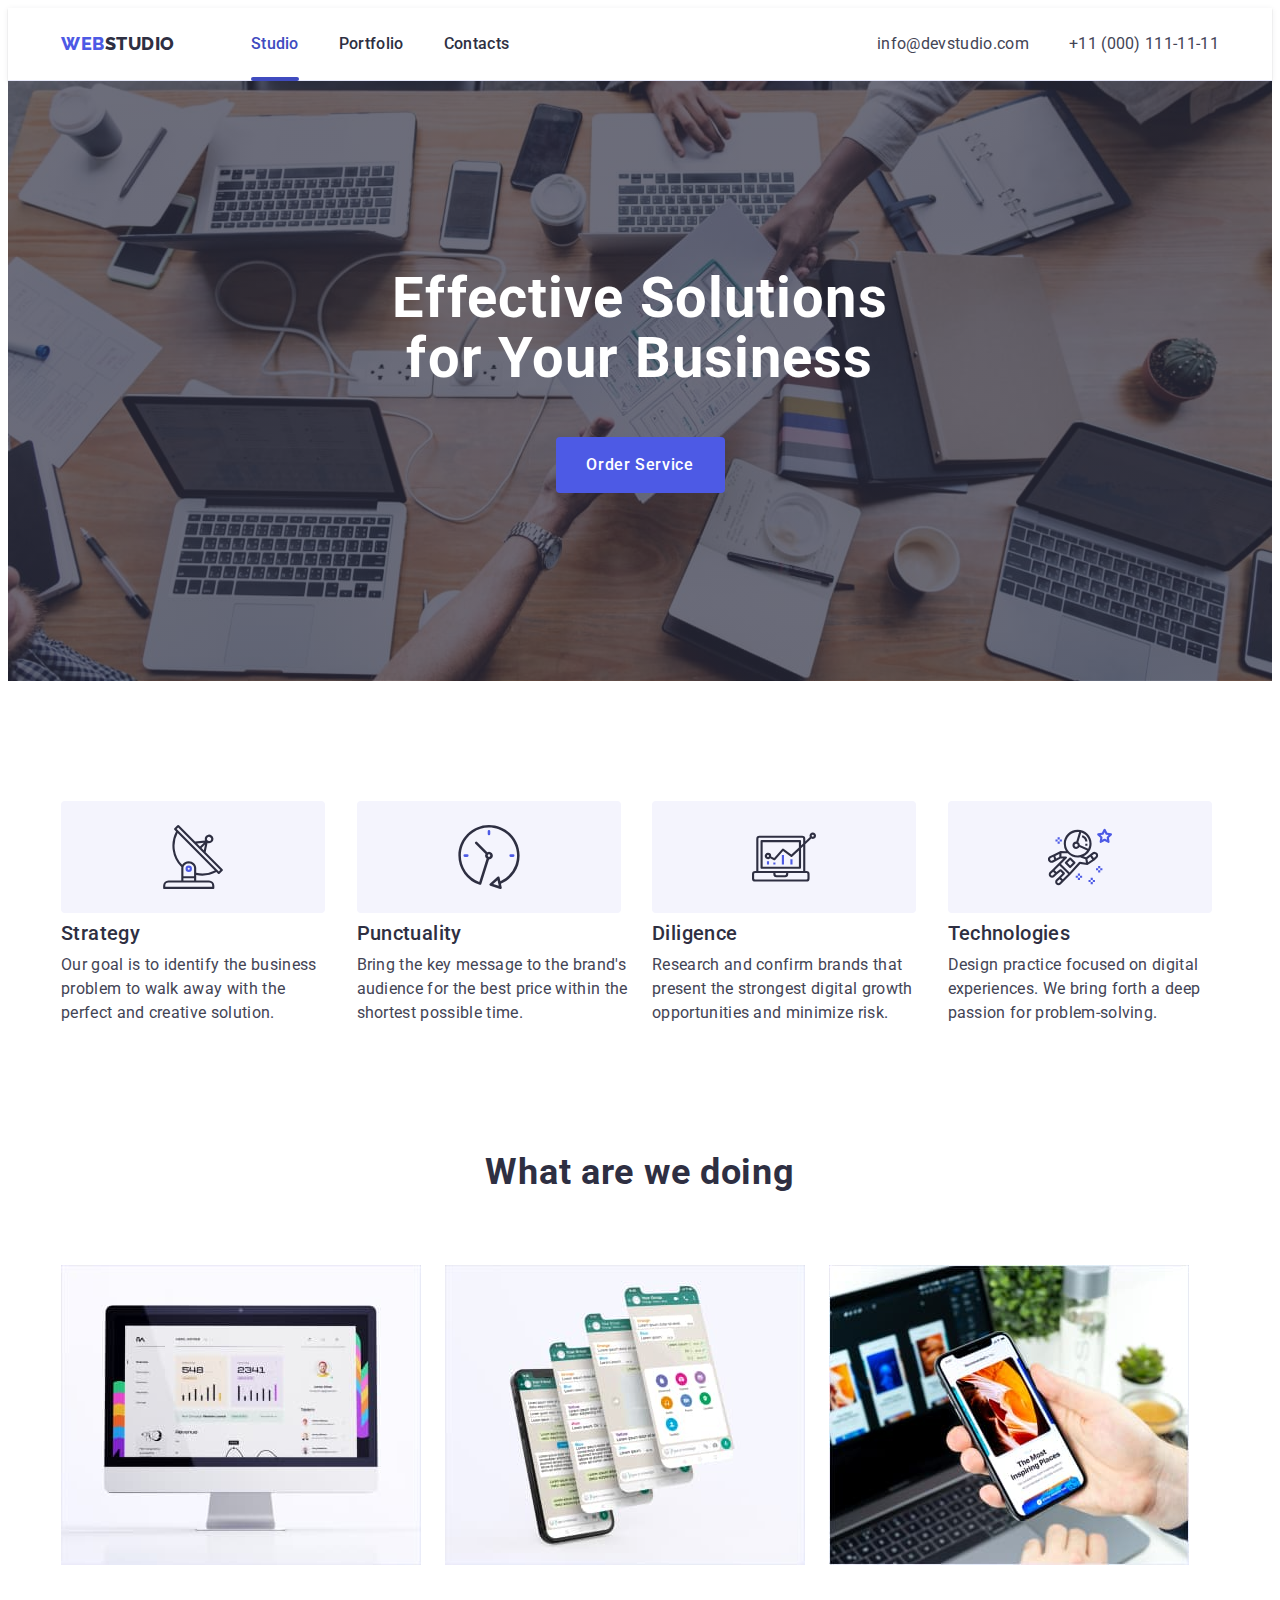
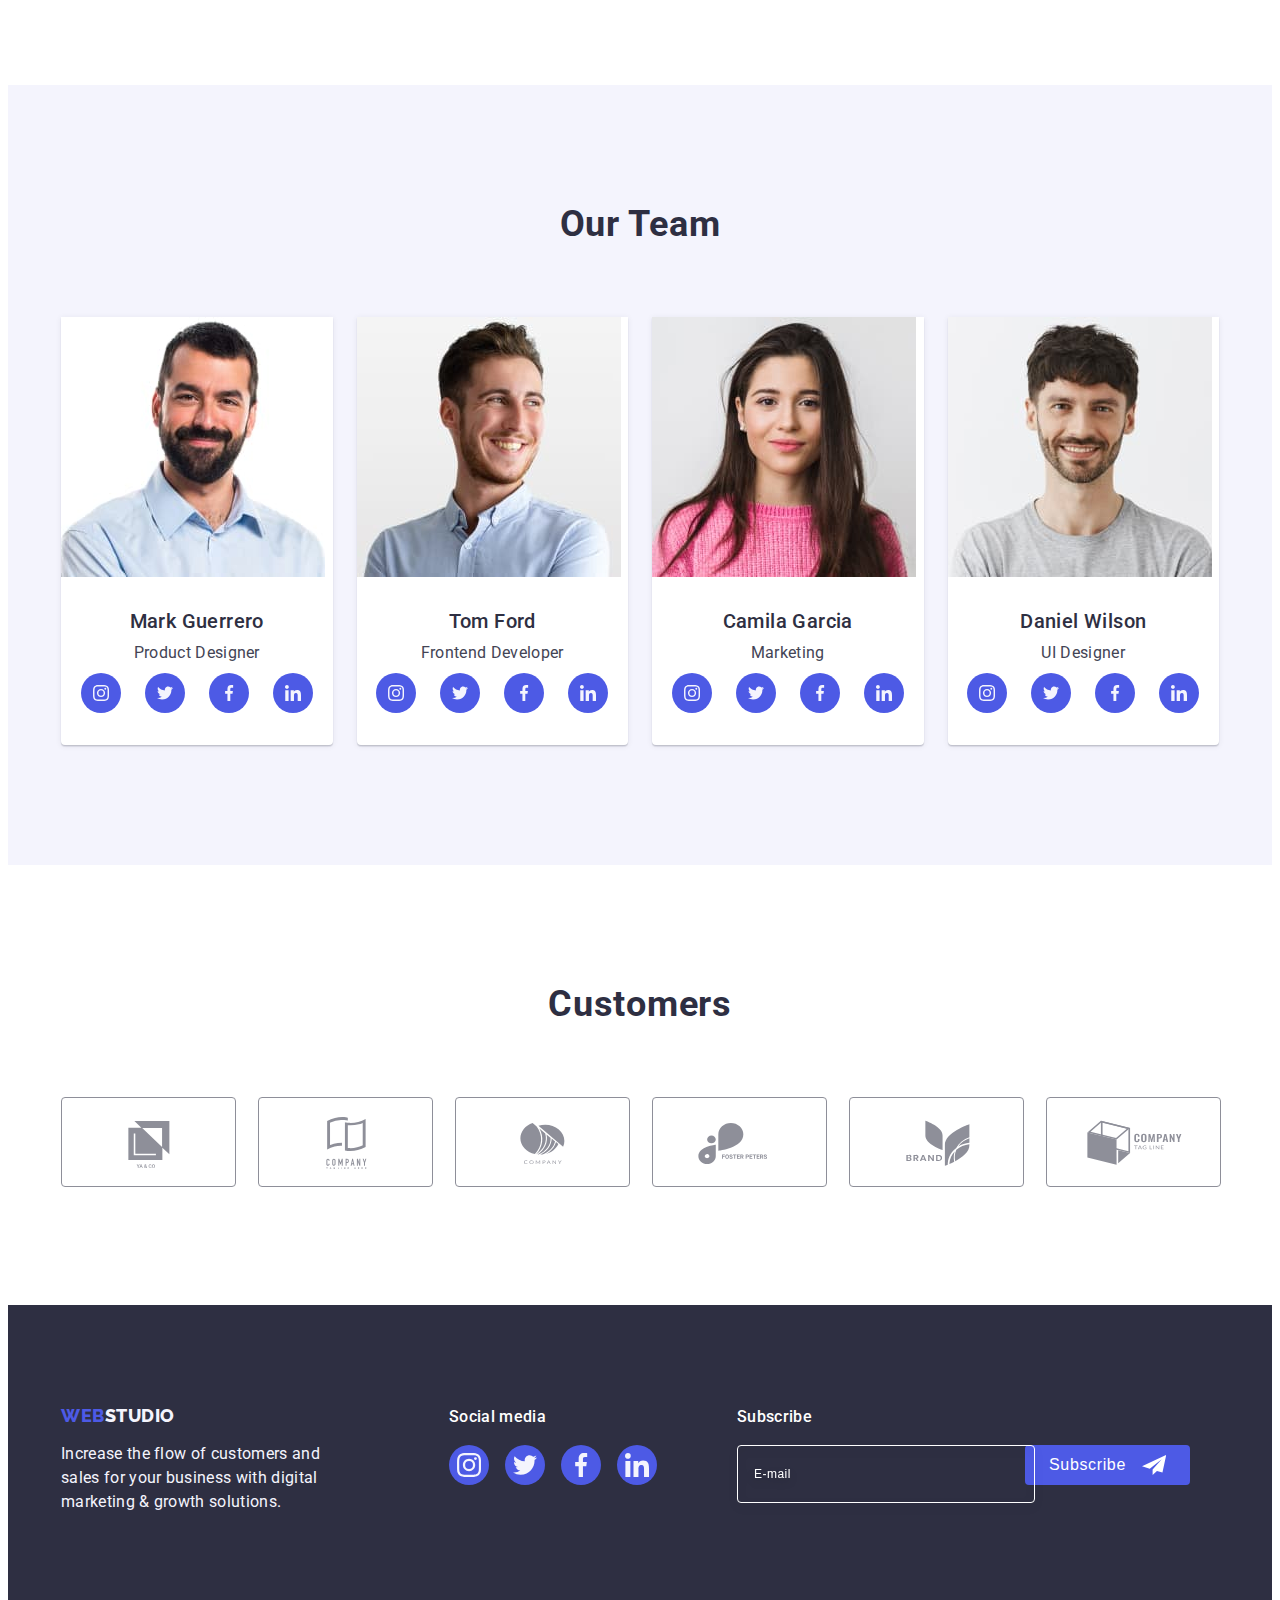
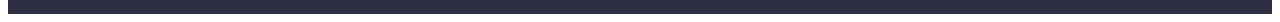
<file: index.html>
<!DOCTYPE html>
<html lang="en">
  <head>
    <meta charset="UTF-8" />
    <meta http-equiv="X-UA-Compatible" content="IE=edge" />
    <meta name="viewport" content="width=device-width, initial-scale=1.0" />
    <title>Document</title>
    <link rel="preconnect" href="https://fonts.googleapis.com" />
    <link rel="preconnect" href="https://fonts.gstatic.com" crossorigin />
    <link
      href="https://fonts.googleapis.com/css2?family=Raleway:wght@800&family=Roboto:wght@400;500;700;900&display=swap"
      rel="stylesheet"
    />
    <link
      rel="stylesheet"
      href="https://cdnjs.cloudflare.com/ajax/libs/modern-normalize/2.0.0/modern-normalize.min.css"
      integrity="sha512-4xo8blKMVCiXpTaLzQSLSw3KFOVPWhm/TRtuPVc4WG6kUgjH6J03IBuG7JZPkcWMxJ5huwaBpOpnwYElP/m6wg=="
      crossorigin="anonymous"
      referrerpolicy="no-referrer"
    />
    <link rel="stylesheet" href="./css/styles.css" />
    <link rel="stylesheet" href="./css/media.css" />
  </head>

  <body>
    <!--Header Top Line-->
    <header class="page-header">
      <div class="container block-nav">
        <nav class="page-nav">
          <a class="logo link" href="./index.html"
            >Web<span class="logo-theme-light">Studio</span></a
          >
          <ul class="menu list">
            <li class="menu-item">
              <a class="menu-link link current-page" href="./index.html"
                >Studio</a
              >
            </li>
            <li class="menu-item">
              <a class="menu-link link" href="./portfolio.html">Portfolio</a>
            </li>
            <li class="menu-item">
              <a class="menu-link link" href="">Contacts</a>
            </li>
          </ul>
        </nav>

        <address class="contacts">
          <ul class="contacts-flex list">
            <li>
              <a class="contact link" href="mailto:info@devstudio.com"
                >info@devstudio.com</a
              >
            </li>
            <li>
              <a class="contact link" href="tel:+110001111111"
                >+11 (000) 111-11-11</a
              >
            </li>
          </ul>
        </address>

        <!-- mob-menu -->
        <button type="button" class="menu-open-btn js-open-menu">
          <svg class="menu-icon" width="32" height="32">
            <use href="./images/icons.svg#icon-charm_menu-hamburger"></use>
          </svg>
        </button>
      </div>

      <!-- mob-menu -->
      <div class="mob-menu js-menu-container">
        <button type="button" class="menu-close-btn js-close-menu">
          <svg class="icon-munu-close" width="8" height="8">
            <use href="./images/icons.svg#icon-close"></use>
          </svg>
        </button>
        <div>
          <ul class="mob-menu-list list">
            <li class="mob-menu-item">
              <a class="mob-menu-link link" href="./index.html">Studio</a>
            </li>
            <li class="mob-menu-item">
              <a class="mob-menu-link link" href="./portfolio.html"
                >Portfolio</a
              >
            </li>
            <li class="mob-menu-item">
              <a class="mob-menu-link link" href="">Contacts</a>
            </li>
          </ul>
        </div>
        <div>
          <address class="mob-menu-contacts">
            <ul class="mob-contacts-list list">
              <li>
                <a class="mob-tel-link link" href="tel:+110001111111"
                  >+11 (000) 111-11-11</a
                >
              </li>
              <li>
                <a class="mob-mail-link link" href="mailto:info@devstudio.com"
                  >info@devstudio.com</a
                >
              </li>
            </ul>
          </address>
          <ul class="mob-socials-list list">
            <li class="mob-socials-items">
              <a
                class="mob-socials-link link"
                href=""
                target="_blank"
                rel="noopener noreferrer"
              >
                <svg class="mob-soc-icon" width="16" height="16">
                  <use href="./images/icons.svg#icon-instagram"></use>
                </svg>
              </a>
            </li>
            <li class="mob-socials-items">
              <a
                class="mob-socials-link link"
                href=""
                target="_blank"
                rel="noopener noreferrer"
              >
                <svg class="mob-soc-icon" width="16" height="16">
                  <use href="./images/icons.svg#icon-twitter"></use>
                </svg>
              </a>
            </li>
            <li class="mob-socials-items">
              <a
                class="mob-socials-link link"
                href=""
                target="_blank"
                rel="noopener noreferrer"
              >
                <svg class="mob-soc-icon" width="16" height="16">
                  <use href="./images/icons.svg#icon-facebook"></use>
                </svg>
              </a>
            </li>
            <li class="mob-socials-items">
              <a
                class="mob-socials-link link"
                href=""
                target="_blank"
                rel="noopener noreferrer"
              >
                <svg class="mob-soc-icon" width="16" height="16">
                  <use href="./images/icons.svg#icon-linkedin"></use>
                </svg>
              </a>
            </li>
          </ul>
        </div>
      </div>
    </header>

    <main>
      <!--Section 1 Hero image-->
      <section class="section-hero">
        <div class="container">
          <h1 class="hero-title">Effective Solutions for Your Business</h1>
          <button type="button" class="hero-btn" data-modal-open>
            Order Service
          </button>
        </div>
      </section>

      <!--Section 2 Features-->
      <section class="section-features">
        <div class="container">
          <h2 class="section-title" hidden>Features</h2>
          <ul class="list-flex list">
            <li class="features-item">
              <div class="wrapper-icon">
                <svg class="features-icon" width="64" height="64">
                  <use href="./images/icons.svg#icon-antenna"></use>
                </svg>
              </div>
              <h3 class="section-subtitle">Strategy</h3>
              <p class="section-text">
                Our goal is to identify the business problem to walk away with
                the perfect and creative solution.
              </p>
            </li>

            <li class="features-item">
              <div class="wrapper-icon">
                <svg class="features-icon" width="64" height="64">
                  <use href="./images/icons.svg#icon-clock"></use>
                </svg>
              </div>
              <h3 class="section-subtitle">Punctuality</h3>
              <p class="section-text">
                Bring the key message to the brand's audience for the best price
                within the shortest possible time.
              </p>
            </li>

            <li class="features-item">
              <div class="wrapper-icon">
                <svg class="features-icon" width="64" height="64">
                  <use href="./images/icons.svg#icon-diagram"></use>
                </svg>
              </div>
              <h3 class="section-subtitle">Diligence</h3>
              <p class="section-text">
                Research and confirm brands that present the strongest digital
                growth opportunities and minimize risk.
              </p>
            </li>

            <li class="features-item">
              <div class="wrapper-icon">
                <svg class="features-icon" width="64" height="64">
                  <use href="./images/icons.svg#icon-astronaut"></use>
                </svg>
              </div>
              <h3 class="section-subtitle">Technologies</h3>
              <p class="section-text">
                Design practice focused on digital experiences. We bring forth a
                deep passion for problem-solving.
              </p>
            </li>
          </ul>
        </div>
      </section>

      <!--Section 3 Projects-->
      <section class="section-projects">
        <div class="container">
          <h2 class="section-title">What are we doing</h2>
          <ul class="list-flex list">
            <li class="projects-item">
              <img
                srcset="./images/example1.jpg 1x, ./images/example1-2x.jpg 2x"
                src="./images/example1.jpg"
                alt="project site"
                width="360"
              />
            </li>
            <li class="projects-item">
              <img
                srcset="./images/example2.jpg 1x, ./images/example2-2x.jpg 2x"
                src="./images/example2.jpg"
                alt="mobile messenger"
                width="360"
              />
            </li>
            <li class="projects-item">
              <img
                srcset="./images/example3.jpg 1x, ./images/example3-2x.jpg 2x"
                src="./images/example3.jpg"
                alt="mobile app"
                width="360"
              />
            </li>
          </ul>
        </div>
      </section>

      <!--Section 4 Team-->
      <section class="section-team">
        <div class="container">
          <h2 class="section-title">Our Team</h2>
          <ul class="list-flex team list">
            <li class="list-item-team">
              <img
                class="img-team"
                srcset="./images/img1.jpg 1x, ./images/img1-2x.jpg 2x"
                src="./images/img1.jpg"
                alt="photo Mark"
                width="264"
              />
              <div class="wrapper-team">
                <h3 class="section-subtitle">Mark Guerrero</h3>
                <p class="section-text team">Product Designer</p>
                <ul class="socials-list list">
                  <li class="socials-items">
                    <a
                      class="socials-link link"
                      href=""
                      target="_blank"
                      rel="noopener noreferrer"
                    >
                      <svg class="team-soc-icon" width="16" height="16">
                        <use href="./images/icons.svg#icon-instagram"></use>
                      </svg>
                    </a>
                  </li>
                  <li class="socials-items">
                    <a
                      class="socials-link link"
                      href=""
                      target="_blank"
                      rel="noopener noreferrer"
                    >
                      <svg class="team-soc-icon" width="16" height="16">
                        <use href="./images/icons.svg#icon-twitter"></use>
                      </svg>
                    </a>
                  </li>
                  <li class="socials-items">
                    <a
                      class="socials-link link"
                      href=""
                      target="_blank"
                      rel="noopener noreferrer"
                    >
                      <svg class="team-soc-icon" width="16" height="16">
                        <use href="./images/icons.svg#icon-facebook"></use>
                      </svg>
                    </a>
                  </li>
                  <li class="socials-items">
                    <a
                      class="socials-link link"
                      href=""
                      target="_blank"
                      rel="noopener noreferrer"
                    >
                      <svg class="team-soc-icon" width="16" height="16">
                        <use href="./images/icons.svg#icon-linkedin"></use>
                      </svg>
                    </a>
                  </li>
                </ul>
              </div>
            </li>

            <li class="list-item-team">
              <img
                class="img-team"
                srcset="./images/img2.jpg 1x, ./images/img2-2x.jpg 2x"
                src="./images/img2.jpg"
                alt="photo Tom"
                width="264"
              />
              <div class="wrapper-team">
                <h3 class="section-subtitle">Tom Ford</h3>
                <p class="section-text team">Frontend Developer</p>
                <ul class="socials-list list">
                  <li class="socials-items">
                    <a
                      class="socials-link link"
                      href=""
                      target="_blank"
                      rel="noopener noreferrer"
                    >
                      <svg class="team-soc-icon" width="16" height="16">
                        <use href="./images/icons.svg#icon-instagram"></use>
                      </svg>
                    </a>
                  </li>
                  <li class="socials-items">
                    <a
                      class="socials-link link"
                      href=""
                      target="_blank"
                      rel="noopener noreferrer"
                    >
                      <svg class="team-soc-icon" width="16" height="16">
                        <use href="./images/icons.svg#icon-twitter"></use>
                      </svg>
                    </a>
                  </li>
                  <li class="socials-items">
                    <a
                      class="socials-link link"
                      href=""
                      target="_blank"
                      rel="noopener noreferrer"
                    >
                      <svg class="team-soc-icon" width="16" height="16">
                        <use href="./images/icons.svg#icon-facebook"></use>
                      </svg>
                    </a>
                  </li>
                  <li class="socials-items">
                    <a
                      class="socials-link link"
                      href=""
                      target="_blank"
                      rel="noopener noreferrer"
                    >
                      <svg class="team-soc-icon" width="16" height="16">
                        <use href="./images/icons.svg#icon-linkedin"></use>
                      </svg>
                    </a>
                  </li>
                </ul>
              </div>
            </li>

            <li class="list-item-team">
              <img
                class="img-team"
                srcset="./images/img3.jpg 1x, ./images/img3-2x.jpg 2x"
                src="./images/img3.jpg"
                alt="photo Camila"
                width="264"
              />
              <div class="wrapper-team">
                <h3 class="section-subtitle">Camila Garcia</h3>
                <p class="section-text team">Marketing</p>
                <ul class="socials-list list">
                  <li class="socials-items">
                    <a
                      class="socials-link link"
                      href=""
                      target="_blank"
                      rel="noopener noreferrer"
                    >
                      <svg class="team-soc-icon" width="16" height="16">
                        <use href="./images/icons.svg#icon-instagram"></use>
                      </svg>
                    </a>
                  </li>
                  <li class="socials-items">
                    <a
                      class="socials-link link"
                      href=""
                      target="_blank"
                      rel="noopener noreferrer"
                    >
                      <svg class="team-soc-icon" width="16" height="16">
                        <use href="./images/icons.svg#icon-twitter"></use>
                      </svg>
                    </a>
                  </li>
                  <li class="socials-items">
                    <a
                      class="socials-link link"
                      href=""
                      target="_blank"
                      rel="noopener noreferrer"
                    >
                      <svg class="team-soc-icon" width="16" height="16">
                        <use href="./images/icons.svg#icon-facebook"></use>
                      </svg>
                    </a>
                  </li>
                  <li class="socials-items">
                    <a
                      class="socials-link link"
                      href=""
                      target="_blank"
                      rel="noopener noreferrer"
                    >
                      <svg class="team-soc-icon" width="16" height="16">
                        <use href="./images/icons.svg#icon-linkedin"></use>
                      </svg>
                    </a>
                  </li>
                </ul>
              </div>
            </li>

            <li class="list-item-team">
              <img
                class="img-team"
                srcset="./images/img4.jpg 1x, ./images/img4-2x.jpg 2x"
                src="./images/img4.jpg"
                alt="photo Daniel"
                width="264"
              />
              <div class="wrapper-team">
                <h3 class="section-subtitle">Daniel Wilson</h3>
                <p class="section-text team">UI Designer</p>
                <ul class="socials-list list">
                  <li class="socials-items">
                    <a
                      class="socials-link link"
                      href=""
                      target="_blank"
                      rel="noopener noreferrer"
                    >
                      <svg class="team-soc-icon" width="16" height="16">
                        <use href="./images/icons.svg#icon-instagram"></use>
                      </svg>
                    </a>
                  </li>
                  <li class="socials-items">
                    <a
                      class="socials-link link"
                      href=""
                      target="_blank"
                      rel="noopener noreferrer"
                    >
                      <svg class="team-soc-icon" width="16" height="16">
                        <use href="./images/icons.svg#icon-twitter"></use>
                      </svg>
                    </a>
                  </li>
                  <li class="socials-items">
                    <a
                      class="socials-link link"
                      href=""
                      target="_blank"
                      rel="noopener noreferrer"
                    >
                      <svg class="team-soc-icon" width="16" height="16">
                        <use href="./images/icons.svg#icon-facebook"></use>
                      </svg>
                    </a>
                  </li>
                  <li class="socials-items">
                    <a
                      class="socials-link link"
                      href=""
                      target="_blank"
                      rel="noopener noreferrer"
                    >
                      <svg class="team-soc-icon" width="16" height="16">
                        <use href="./images/icons.svg#icon-linkedin"></use>
                      </svg>
                    </a>
                  </li>
                </ul>
              </div>
            </li>
          </ul>
        </div>
      </section>

      <!-- section 5 CUSTOMER -->
      <section class="section-cusromers">
        <div class="container">
          <h2 class="section-title">Customers</h2>
          <ul class="cusromers-list list">
            <li class="cusromers-items">
              <a
                class="cusromers-link link"
                href=""
                target="_blank"
                rel="noopener noreferrer"
              >
                <svg class="cusromers-icon" width="104" height="56">
                  <use href="./images/icons.svg#icon-Logo-1"></use>
                </svg>
              </a>
            </li>
            <li class="cusromers-items">
              <a
                class="cusromers-link link"
                href=""
                target="_blank"
                rel="noopener noreferrer"
              >
                <svg class="cusromers-icon" width="104" height="56">
                  <use href="./images/icons.svg#icon-Logo-2"></use>
                </svg>
              </a>
            </li>
            <li class="cusromers-items">
              <a
                class="cusromers-link link"
                href=""
                target="_blank"
                rel="noopener noreferrer"
              >
                <svg class="cusromers-icon" width="104" height="56">
                  <use href="./images/icons.svg#icon-Logo-3"></use>
                </svg>
              </a>
            </li>
            <li class="cusromers-items">
              <a
                class="cusromers-link link"
                href=""
                target="_blank"
                rel="noopener noreferrer"
              >
                <svg class="cusromers-icon" width="104" height="56">
                  <use href="./images/icons.svg#icon-Logo-4"></use>
                </svg>
              </a>
            </li>
            <li class="cusromers-items">
              <a
                class="cusromers-link link"
                href=""
                target="_blank"
                rel="noopener noreferrer"
              >
                <svg class="cusromers-icon" width="104" height="56">
                  <use href="./images/icons.svg#icon-Logo-5"></use>
                </svg>
              </a>
            </li>
            <li class="cusromers-items">
              <a
                class="cusromers-link link"
                href=""
                target="_blank"
                rel="noopener noreferrer"
              >
                <svg class="cusromers-icon" width="104" height="56">
                  <use href="./images/icons.svg#icon-Logo-6"></use>
                </svg>
              </a>
            </li>
          </ul>
        </div>
      </section>
    </main>

    <!--Footer-->
    <footer class="footer">
      <div class="container wrapper-footer">
        <div class="wrapper-footer-logo">
          <a class="logo logo-footer link" href="./index.html"
            >Web<span class="logo-theme-dark">Studio</span></a
          >
          <p class="footer-text">
            Increase the flow of customers and sales for your business with
            digital marketing & growth solutions.
          </p>
        </div>
        <div class="footer-socials">
          <p class="footer-title-text">Social media</p>
          <ul class="footer-socials-list list">
            <li class="socials-items-footer">
              <a
                class="socials-link-footer link"
                href=""
                target="_blank"
                rel="noopener noreferrer"
              >
                <svg class="footer-soc-icon" width="24" height="24">
                  <use href="./images/icons.svg#icon-instagram"></use>
                </svg>
              </a>
            </li>
            <li class="socials-items-footer">
              <a
                class="socials-link-footer link"
                href=""
                target="_blank"
                rel="noopener noreferrer"
              >
                <svg class="footer-soc-icon" width="24" height="24">
                  <use href="./images/icons.svg#icon-twitter"></use>
                </svg>
              </a>
            </li>
            <li class="socials-items-footer">
              <a
                class="socials-link-footer link"
                href=""
                target="_blank"
                rel="noopener noreferrer"
              >
                <svg class="footer-soc-icon" width="24" height="24">
                  <use href="./images/icons.svg#icon-facebook"></use>
                </svg>
              </a>
            </li>
            <li class="socials-items-footer">
              <a
                class="socials-link-footer link"
                href=""
                target="_blank"
                rel="noopener noreferrer"
              >
                <svg class="footer-soc-icon" width="24" height="24">
                  <use href="./images/icons.svg#icon-linkedin"></use>
                </svg>
              </a>
            </li>
          </ul>
        </div>
        <div class="footer-form">
          <p class="footer-title-text">Subscribe</p>
          <form class="footer-field">
            <label for="user-mail" class="footer-mail">
              <input
                type="email"
                name="user-mail"
                id="user-mail"
                placeholder="E-mail"
                class="footer-input"
              />
            </label>

            <button type="submit" class="btn-subscribe">
              Subscribe
              <svg class="subscribe-icon" width="24" height="24">
                <use href="./images/icons.svg#icon-send"></use>
              </svg>
            </button>
          </form>
        </div>
      </div>
    </footer>

    <!--backdrop-->

    <div class="backdrop is-hidden" data-modal>
      <div class="modal">
        <button type="button" class="btn-modal-close" data-modal-close>
          <svg class="close-modal-icon" width="8" height="8">
            <use href="./images/icons.svg#icon-close"></use>
          </svg>
        </button>
        <p class="modal-text">Leave your contacts and we will call you back</p>
        <form class="modal-form">
          <div class="modal-field">
            <label for="user-name" class="modal-small-text">Name</label>
            <div class="input-wrap">
              <input
                type="text"
                name="user-name"
                id="user-name"
                class="modal-input"
                required
              />
              <svg class="modal-icon" width="18" height="24">
                <use href="./images/icons.svg#icon-person"></use>
              </svg>
            </div>
          </div>

          <div class="modal-field">
            <label for="phone" class="modal-small-text">Phone</label>
            <div class="input-wrap">
              <input
                type="tel"
                name="phone"
                id="phone"
                class="modal-input"
                required
              />
              <svg class="modal-icon" width="18" height="24">
                <use href="./images/icons.svg#icon-phone"></use>
              </svg>
            </div>
          </div>

          <div class="modal-field">
            <label for="mail" class="modal-small-text">Email</label>
            <div class="input-wrap">
              <input type="email" name="mail" id="mail" class="modal-input" />
              <svg class="modal-icon" width="18" height="24">
                <use href="./images/icons.svg#icon-email"></use>
              </svg>
            </div>
          </div>

          <div class="modal-field-text">
            <label for="user-comment" class="modal-small-text">Comment</label>
            <textarea
              name="user-comment"
              id="user-comment"
              placeholder="Text input"
              class="input-textarea"
            ></textarea>
          </div>

          <div class="checkbox-wrapp">
            <input
              type="checkbox"
              name="user-privacy"
              id="user-privacy"
              class="modal-check visually-hidden"
              value="true"
              required
            />
            <label for="user-privacy" class="check-text">
              <span class="check-icon-wrap">
                <svg class="check-icon" width="10" height="8">
                  <use href="./images/icons.svg#icon-check"></use>
                </svg>
              </span>
              I accept the terms and conditions of the
              <a href="" class="link-check-text">Privacy Policy</a>
            </label>
          </div>

          <button type="submit" class="btn-modal-send">Send</button>
        </form>
      </div>
    </div>

    <script src="./js/modal.js"></script>
    <script src="./js/mobile-menu.js"></script>
  </body>
</html>
</file>
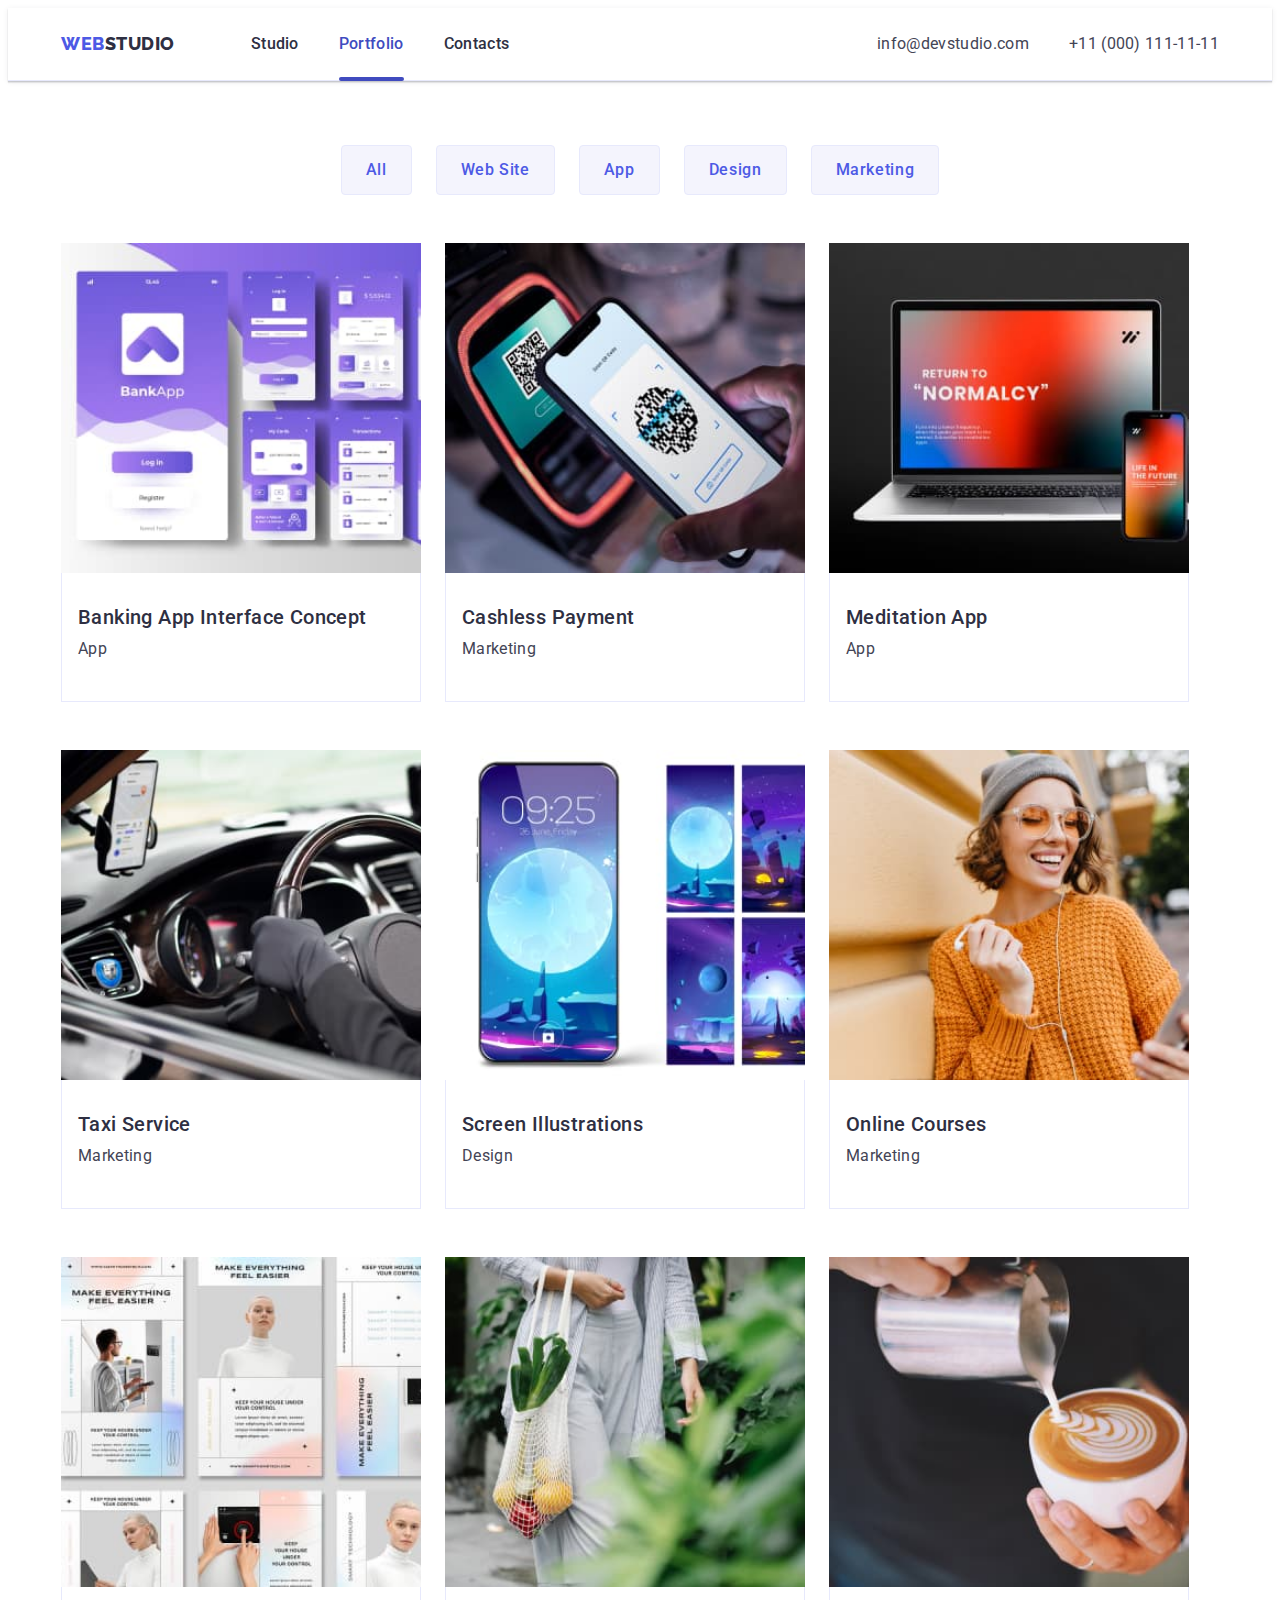
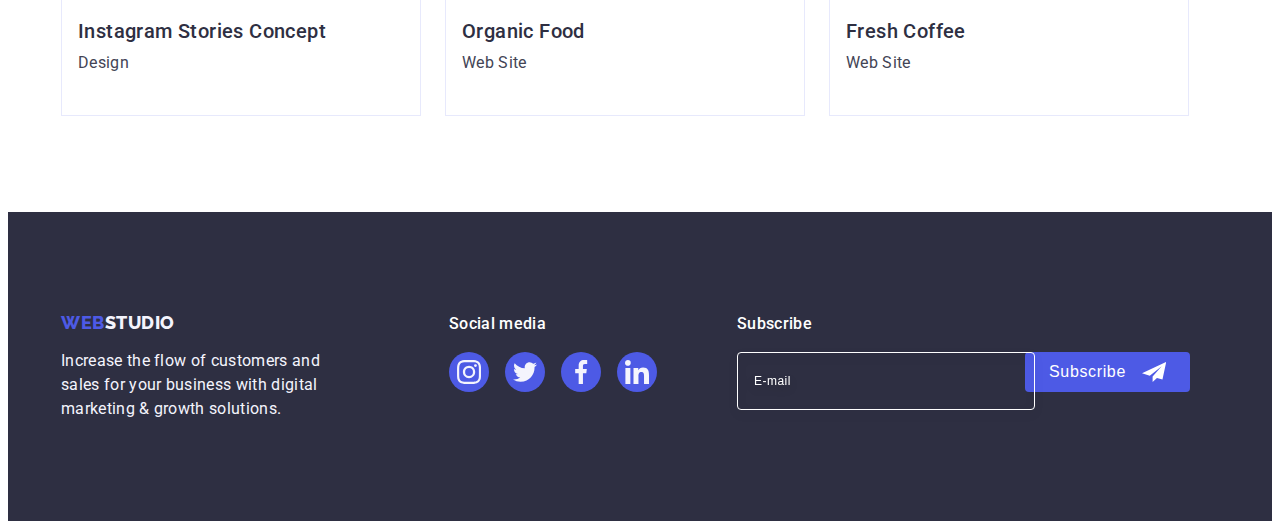
<file: portfolio.html>
<!DOCTYPE html>
<html lang="en">
  <head>
    <meta charset="UTF-8" />
    <meta http-equiv="X-UA-Compatible" content="IE=edge" />
    <meta name="viewport" content="width=device-width, initial-scale=1.0" />
    <title>Document</title>
    <link rel="preconnect" href="https://fonts.googleapis.com" />
    <link rel="preconnect" href="https://fonts.gstatic.com" crossorigin />
    <link
      href="https://fonts.googleapis.com/css2?family=Raleway:wght@800&family=Roboto:wght@400;500;700;900&display=swap"
      rel="stylesheet"
    />
    <link
      rel="stylesheet"
      href="https://cdnjs.cloudflare.com/ajax/libs/modern-normalize/2.0.0/modern-normalize.min.css"
      integrity="sha512-4xo8blKMVCiXpTaLzQSLSw3KFOVPWhm/TRtuPVc4WG6kUgjH6J03IBuG7JZPkcWMxJ5huwaBpOpnwYElP/m6wg=="
      crossorigin="anonymous"
      referrerpolicy="no-referrer"
    />
    <link rel="stylesheet" href="./css/styles.css" />
    <link rel="stylesheet" href="./css/media.css" />
  </head>

  <body>
    <!--Header Top Line-->
    <header class="page-header">
      <div class="container block-nav">
        <nav class="page-nav">
          <a class="logo link" href="./index.html"
            >Web<span class="logo-theme-light">Studio</span></a
          >
          <ul class="menu list">
            <li class="menu-item">
              <a class="menu-link link" href="./index.html">Studio</a>
            </li>
            <li class="menu-item">
              <a class="menu-link link current-page" href="./portfolio.html"
                >Portfolio</a
              >
            </li>
            <li class="menu-item">
              <a class="menu-link link" href="">Contacts</a>
            </li>
          </ul>
        </nav>

        <address class="contacts">
          <ul class="contacts-flex list">
            <li>
              <a class="contact link" href="mailto:info@devstudio.com"
                >info@devstudio.com</a
              >
            </li>
            <li>
              <a class="contact link" href="tel:+110001111111"
                >+11 (000) 111-11-11</a
              >
            </li>
          </ul>
        </address>

        <!-- mob-menu -->
        <button type="button" class="menu-open-btn js-open-menu">
          <svg class="menu-icon" width="32" height="32">
            <use href="./images/icons.svg#icon-charm_menu-hamburger"></use>
          </svg>
        </button>
      </div>

      <!-- mob-menu -->
      <div class="mob-menu js-menu-container">
        <button type="button" class="menu-close-btn js-close-menu">
          <svg class="icon-munu-close" width="8" height="8">
            <use href="./images/icons.svg#icon-close"></use>
          </svg>
        </button>
        <div>
          <ul class="mob-menu-list list">
            <li class="mob-menu-item">
              <a class="mob-menu-link link" href="./index.html">Studio</a>
            </li>
            <li class="mob-menu-item">
              <a class="mob-menu-link link" href="./portfolio.html"
                >Portfolio</a
              >
            </li>
            <li class="mob-menu-item">
              <a class="mob-menu-link link" href="">Contacts</a>
            </li>
          </ul>
        </div>
        <div>
          <address class="mob-menu-contacts">
            <ul class="mob-contacts-list list">
              <li>
                <a class="mob-tel-link link" href="tel:+110001111111"
                  >+11 (000) 111-11-11</a
                >
              </li>
              <li>
                <a class="mob-mail-link link" href="mailto:info@devstudio.com"
                  >info@devstudio.com</a
                >
              </li>
            </ul>
          </address>
          <ul class="mob-socials-list list">
            <li class="mob-socials-items">
              <a
                class="mob-socials-link link"
                href=""
                target="_blank"
                rel="noopener noreferrer"
              >
                <svg class="mob-soc-icon" width="16" height="16">
                  <use href="./images/icons.svg#icon-instagram"></use>
                </svg>
              </a>
            </li>
            <li class="mob-socials-items">
              <a
                class="mob-socials-link link"
                href=""
                target="_blank"
                rel="noopener noreferrer"
              >
                <svg class="mob-soc-icon" width="16" height="16">
                  <use href="./images/icons.svg#icon-twitter"></use>
                </svg>
              </a>
            </li>
            <li class="mob-socials-items">
              <a
                class="mob-socials-link link"
                href=""
                target="_blank"
                rel="noopener noreferrer"
              >
                <svg class="mob-soc-icon" width="16" height="16">
                  <use href="./images/icons.svg#icon-facebook"></use>
                </svg>
              </a>
            </li>
            <li class="mob-socials-items">
              <a
                class="mob-socials-link link"
                href=""
                target="_blank"
                rel="noopener noreferrer"
              >
                <svg class="mob-soc-icon" width="16" height="16">
                  <use href="./images/icons.svg#icon-linkedin"></use>
                </svg>
              </a>
            </li>
          </ul>
        </div>
      </div>
    </header>

    <main>
      <section class="portfolio">
        <div class="container">
          <h1 hidden>Portfolio</h1>
          <ul class="filters-flex list">
            <li>
              <button class="filters-btn" type="button">All</button>
            </li>
            <li>
              <button class="filters-btn" type="button">Web Site</button>
            </li>
            <li>
              <button class="filters-btn" type="button">App</button>
            </li>
            <li>
              <button class="filters-btn" type="button">Design</button>
            </li>
            <li>
              <button class="filters-btn" type="button">Marketing</button>
            </li>
          </ul>

          <ul class="portfolio-list list">
            <li class="portfolio-item overlay">
              <a class="portfolio-link link" href="">
                <div class="portfolio-cover-wrap">
                  <picture>
                    <source
                      srcset="
                        ./images/portfolio1.jpg    1x,
                        ./images/portfolio1-2x.jpg 2x
                      "
                      media="(min-width: 1158px)"
                    />
                    <source
                      srcset="
                        ./images/portfolio1-tab.jpg    1x,
                        ./images/portfolio1-tab-2x.jpg 2x
                      "
                      media="(min-width: 768px)"
                    />
                    <source
                      srcset="
                        ./images/portfolio1-mob.jpg    1x,
                        ./images/portfolio1-mob-2x.jpg 2x
                      "
                      media="(max-width: 767px)"
                    />
                    <img
                      src="./images/portfolio1-mob.jpg"
                      alt="Screenshot banking app"
                      width="396"
                      class="img-portfolio"
                    />
                  </picture>
                  <p class="portfolio-cover-text">
                    14 Stylish and User-Friendly App Design Concepts · Task
                    Manager App · Calorie Tracker App · Exotic Fruit Ecommerce
                    App · Cloud Storage App
                  </p>
                </div>

                <div class="wrapper-portfolio">
                  <h2 class="section-subtitle">
                    Banking App Interface Concept
                  </h2>
                  <p class="section-text">App</p>
                </div>
              </a>
            </li>

            <li class="portfolio-item">
              <a class="portfolio-link link" href="">
                <div class="portfolio-cover-wrap">
                  <picture>
                    <source
                      srcset="
                        ./images/portfolio2.jpg    1x,
                        ./images/portfolio2-2x.jpg 2x
                      "
                      media="(min-width: 1158px)"
                    />
                    <source
                      srcset="
                        ./images/portfolio2-tab.jpg    1x,
                        ./images/portfolio2-tab-2x.jpg 2x
                      "
                      media="(min-width: 768px)"
                    />
                    <source
                      srcset="
                        ./images/portfolio2-mob.jpg    1x,
                        ./images/portfolio2-mob-2x.jpg 2x
                      "
                      media="(max-width: 767px)"
                    />
                    <img
                      src="./images/portfolio2-mob.jpg"
                      alt="Cashless payment by phone"
                      width="396"
                      class="img-portfolio"
                    />
                  </picture>
                  <p class="portfolio-cover-text">
                    14 Stylish and User-Friendly App Design Concepts · Task
                    Manager App · Calorie Tracker App · Exotic Fruit Ecommerce
                    App · Cloud Storage App
                  </p>
                </div>

                <div class="wrapper-portfolio">
                  <h2 class="section-subtitle">Cashless Payment</h2>
                  <p class="section-text">Marketing</p>
                </div>
              </a>
            </li>

            <li class="portfolio-item">
              <a class="portfolio-link link" href="">
                <div class="portfolio-cover-wrap">
                  <picture>
                    <source
                      srcset="
                        ./images/portfolio3.jpg    1x,
                        ./images/portfolio3-2x.jpg 2x
                      "
                      media="(min-width: 1158px)"
                    />
                    <source
                      srcset="
                        ./images/portfolio3-tab.jpg    1x,
                        ./images/portfolio3-tab-2x.jpg 2x
                      "
                      media="(min-width: 768px)"
                    />
                    <source
                      srcset="
                        ./images/portfolio3-mob.jpg    1x,
                        ./images/portfolio3-mob-2x.jpg 2x
                      "
                      media="(max-width: 767px)"
                    />
                    <img
                      src="./images/portfolio3-mob.jpg"
                      alt="laptop and phone"
                      width="396"
                      class="img-portfolio"
                    />
                  </picture>
                  <p class="portfolio-cover-text">
                    14 Stylish and User-Friendly App Design Concepts · Task
                    Manager App · Calorie Tracker App · Exotic Fruit Ecommerce
                    App · Cloud Storage App
                  </p>
                </div>

                <div class="wrapper-portfolio">
                  <h2 class="section-subtitle">Meditation App</h2>
                  <p class="section-text">App</p>
                </div>
              </a>
            </li>

            <li class="portfolio-item">
              <a class="portfolio-link link" href="">
                <div class="portfolio-cover-wrap">
                  <picture>
                    <source
                      srcset="
                        ./images/portfolio4.jpg    1x,
                        ./images/portfolio4-2x.jpg 2x
                      "
                      media="(min-width: 1158px)"
                    />
                    <source
                      srcset="
                        ./images/portfolio4-tab.jpg    1x,
                        ./images/portfolio4-tab-2x.jpg 2x
                      "
                      media="(min-width: 768px)"
                    />
                    <source
                      srcset="
                        ./images/portfolio4-mob.jpg    1x,
                        ./images/portfolio4-mob-2x.jpg 2x
                      "
                      media="(max-width: 767px)"
                    />
                    <img
                      src="./images/portfolio4-mob.jpg"
                      alt="Phone with app taxi service on the car"
                      width="396"
                      class="img-portfolio"
                    />
                  </picture>

                  <p class="portfolio-cover-text">
                    14 Stylish and User-Friendly App Design Concepts · Task
                    Manager App · Calorie Tracker App · Exotic Fruit Ecommerce
                    App · Cloud Storage App
                  </p>
                </div>

                <div class="wrapper-portfolio">
                  <h2 class="section-subtitle">Taxi Service</h2>
                  <p class="section-text">Marketing</p>
                </div>
              </a>
            </li>

            <li class="portfolio-item">
              <a class="portfolio-link link" href="">
                <div class="portfolio-cover-wrap">
                  <picture>
                    <source
                      srcset="
                        ./images/portfolio5.jpg    1x,
                        ./images/portfolio5-2x.jpg 2x
                      "
                      media="(min-width: 1158px)"
                    />
                    <source
                      srcset="
                        ./images/portfolio5-tab.jpg    1x,
                        ./images/portfolio5-tab-2x.jpg 2x
                      "
                      media="(min-width: 768px)"
                    />
                    <source
                      srcset="
                        ./images/portfolio5-mob.jpg    1x,
                        ./images/portfolio5-mob-2x.jpg 2x
                      "
                      media="(max-width: 767px)"
                    />
                    <img
                      src="./images/portfolio5-mob.jpg"
                      alt="Phone with diferent screen illustrations"
                      width="396"
                      class="img-portfolio"
                    />
                  </picture>
                  <p class="portfolio-cover-text">
                    14 Stylish and User-Friendly App Design Concepts · Task
                    Manager App · Calorie Tracker App · Exotic Fruit Ecommerce
                    App · Cloud Storage App
                  </p>
                </div>

                <div class="wrapper-portfolio">
                  <h2 class="section-subtitle">Screen Illustrations</h2>
                  <p class="section-text">Design</p>
                </div>
              </a>
            </li>

            <li class="portfolio-item">
              <a class="portfolio-link link" href="">
                <div class="portfolio-cover-wrap">
                  <picture>
                    <source
                      srcset="
                        ./images/portfolio6.jpg    1x,
                        ./images/portfolio6-2x.jpg 2x
                      "
                      media="(min-width: 1158px)"
                    />
                    <source
                      srcset="
                        ./images/portfolio6-tab.jpg    1x,
                        ./images/portfolio6-tab-2x.jpg 2x
                      "
                      media="(min-width: 768px)"
                    />
                    <source
                      srcset="
                        ./images/portfolio6-mob.jpg    1x,
                        ./images/portfolio6-mob-2x.jpg 2x
                      "
                      media="(max-width: 767px)"
                    />
                    <img
                      src="./images/portfolio6-mob.jpg"
                      alt="women with headphones and phone"
                      width="396"
                      class="img-portfolio"
                    />
                  </picture>
                  <p class="portfolio-cover-text">
                    14 Stylish and User-Friendly App Design Concepts · Task
                    Manager App · Calorie Tracker App · Exotic Fruit Ecommerce
                    App · Cloud Storage App
                  </p>
                </div>

                <div class="wrapper-portfolio">
                  <h2 class="section-subtitle">Online Courses</h2>
                  <p class="section-text">Marketing</p>
                </div>
              </a>
            </li>

            <li class="portfolio-item">
              <a class="portfolio-link link" href="">
                <div class="portfolio-cover-wrap">
                  <picture>
                    <source
                      srcset="
                        ./images/portfolio7.jpg    1x,
                        ./images/portfolio7-2x.jpg 2x
                      "
                      media="(min-width: 1158px)"
                    />
                    <source
                      srcset="
                        ./images/portfolio7-tab.jpg    1x,
                        ./images/portfolio7-tab-2x.jpg 2x
                      "
                      media="(min-width: 768px)"
                    />
                    <source
                      srcset="
                        ./images/portfolio7-mob.jpg    1x,
                        ./images/portfolio7-mob-2x.jpg 2x
                      "
                      media="(max-width: 767px)"
                    />
                    <img
                      src="./images/portfolio7-mob.jpg"
                      alt="Screenshot of instagram stories concept"
                      width="396"
                      class="img-portfolio"
                    />
                  </picture>
                  <p class="portfolio-cover-text">
                    14 Stylish and User-Friendly App Design Concepts · Task
                    Manager App · Calorie Tracker App · Exotic Fruit Ecommerce
                    App · Cloud Storage App
                  </p>
                </div>

                <div class="wrapper-portfolio">
                  <h2 class="section-subtitle">Instagram Stories Concept</h2>
                  <p class="section-text">Design</p>
                </div>
              </a>
            </li>

            <li class="portfolio-item">
              <a class="portfolio-link link" href="">
                <div class="portfolio-cover-wrap">
                  <picture>
                    <source
                      srcset="
                        ./images/portfolio8.jpg    1x,
                        ./images/portfolio8-2x.jpg 2x
                      "
                      media="(min-width: 1158px)"
                    />
                    <source
                      srcset="
                        ./images/portfolio8-tab.jpg    1x,
                        ./images/portfolio8-tab-2x.jpg 2x
                      "
                      media="(min-width: 768px)"
                    />
                    <source
                      srcset="
                        ./images/portfolio8-mob.jpg    1x,
                        ./images/portfolio8-mob-2x.jpg 2x
                      "
                      media="(max-width: 767px)"
                    />
                    <img
                      src="./images/portfolio8-mob.jpg"
                      alt="Women with vegetables"
                      width="396"
                      class="img-portfolio"
                    />
                  </picture>
                  <p class="portfolio-cover-text">
                    14 Stylish and User-Friendly App Design Concepts · Task
                    Manager App · Calorie Tracker App · Exotic Fruit Ecommerce
                    App · Cloud Storage App
                  </p>
                </div>

                <div class="wrapper-portfolio">
                  <h2 class="section-subtitle">Organic Food</h2>
                  <p class="section-text">Web Site</p>
                </div>
              </a>
            </li>

            <li class="portfolio-item">
              <a class="portfolio-link link" href="">
                <div class="portfolio-cover-wrap">
                  <picture>
                    <source
                      srcset="
                        ./images/portfolio9.jpg    1x,
                        ./images/portfolio9-2x.jpg 2x
                      "
                      media="(min-width: 1158px)"
                    />
                    <source
                      srcset="
                        ./images/portfolio9-tab.jpg    1x,
                        ./images/portfolio9-tab-2x.jpg 2x
                      "
                      media="(min-width: 768px)"
                    />
                    <source
                      srcset="
                        ./images/portfolio9-mob.jpg    1x,
                        ./images/portfolio9-mob-2x.jpg 2x
                      "
                      media="(max-width: 767px)"
                    />
                    <img
                      src="./images/portfolio9-mob.jpg"
                      alt="Decor on capuchino"
                      width="396"
                      class="img-portfolio"
                    />
                  </picture>
                  <p class="portfolio-cover-text">
                    14 Stylish and User-Friendly App Design Concepts · Task
                    Manager App · Calorie Tracker App · Exotic Fruit Ecommerce
                    App · Cloud Storage App
                  </p>
                </div>

                <div class="wrapper-portfolio">
                  <h2 class="section-subtitle">Fresh Coffee</h2>
                  <p class="section-text">Web Site</p>
                </div>
              </a>
            </li>
          </ul>
        </div>
      </section>
    </main>

    <!--Footer-->
    <footer class="footer">
      <div class="container wrapper-footer">
        <div class="wrapper-footer-logo">
          <a class="logo logo-footer link" href="./index.html"
            >Web<span class="logo-theme-dark">Studio</span></a
          >
          <p class="footer-text">
            Increase the flow of customers and sales for your business with
            digital marketing & growth solutions.
          </p>
        </div>
        <div class="footer-socials">
          <p class="footer-title-text">Social media</p>
          <ul class="footer-socials-list list">
            <li class="socials-items-footer">
              <a
                class="socials-link-footer link"
                href=""
                target="_blank"
                rel="noopener noreferrer"
              >
                <svg class="footer-soc-icon" width="24" height="24">
                  <use href="./images/icons.svg#icon-instagram"></use>
                </svg>
              </a>
            </li>
            <li class="socials-items-footer">
              <a
                class="socials-link-footer link"
                href=""
                target="_blank"
                rel="noopener noreferrer"
              >
                <svg class="footer-soc-icon" width="24" height="24">
                  <use href="./images/icons.svg#icon-twitter"></use>
                </svg>
              </a>
            </li>
            <li class="socials-items-footer">
              <a
                class="socials-link-footer link"
                href=""
                target="_blank"
                rel="noopener noreferrer"
              >
                <svg class="footer-soc-icon" width="24" height="24">
                  <use href="./images/icons.svg#icon-facebook"></use>
                </svg>
              </a>
            </li>
            <li class="socials-items-footer">
              <a
                class="socials-link-footer link"
                href=""
                target="_blank"
                rel="noopener noreferrer"
              >
                <svg class="footer-soc-icon" width="24" height="24">
                  <use href="./images/icons.svg#icon-linkedin"></use>
                </svg>
              </a>
            </li>
          </ul>
        </div>
        <div class="footer-form">
          <p class="footer-title-text">Subscribe</p>
          <form class="footer-field">
            <label for="user-mail" class="footer-mail">
              <input
                type="email"
                name="user-mail"
                id="user-mail"
                placeholder="E-mail"
                class="footer-input"
              />
            </label>

            <button type="submit" class="btn-subscribe">
              Subscribe
              <svg class="subscribe-icon" width="24" height="24">
                <use href="./images/icons.svg#icon-send"></use>
              </svg>
            </button>
          </form>
        </div>
      </div>
    </footer>
    <script defer src="/js/mobile-menu.js"></script>
  </body>
</html>
</file>
<file: css/styles.css>
:root {
  --title-color: #2e2f42;
  --text-color: #434455;
  --acsent-color: #4d5ae5;

  --btn-color: #4d5ae5;

  --hover-focus-color: #404bbf;

  --background-section: #2e2f42;

  --background-icon: #f4f4fd;
}

body {
  font-family: 'Roboto', sans-serif;
  color: var(--text-color);
  background-color: #ffffff;
}

p,
h1,
h2,
h3,
h4,
h5,
h6 {
  margin: 0;
}

ul {
  margin: 0;
  padding: 0;
}

img {
  display: block;
}

.container {
  width: 100%;
  padding-left: 15px;
  padding-right: 15px;
  margin: 0 auto;
  /* outline: 1px solid #000; */
}

.list {
  list-style: none;
}

.link {
  text-decoration: none;
}

/* ===================== FLEX ====================== */

/* .list-flex {
  display: flex;
  gap: 24px;
} */

/* ==================== PAGE TEXT ==================== */

.section-title {
  margin-bottom: 72px;

  font-size: 36px;
  line-height: 1.11;
  letter-spacing: 0.02em;
  text-align: center;
  /* text-transform: capitalize; */
  color: var(--title-color);
}

.section-subtitle {
  margin-bottom: 8px;
  text-align: center;
  font-weight: 700;
  font-size: 36px;
  line-height: 1.11;
  letter-spacing: 0.02em;
  color: var(--title-color);
}

.section-text {
  margin-bottom: 8px;
  font-weight: 500;
  font-size: 16px;
  line-height: 1.5;
  letter-spacing: 0.02em;
  color: var(--text-color);
}

/* ==================== HEADER ==================== */

.page-header {
  padding-top: 24px;
  padding-bottom: 24px;
  border-bottom: 1px solid #e7e9fc;
  box-shadow: 0px 2px 1px rgba(46, 47, 66, 0.08),
    0px 1px 1px rgba(46, 47, 66, 0.16), 0px 1px 6px rgba(46, 47, 66, 0.08);
}

.block-nav {
  display: flex;
  /* justify-content: space-between; */
}

.page-nav {
  display: flex;
  align-items: center;
}

.logo {
  font-family: 'Raleway', sans-serif;
  font-weight: 800;
  font-size: 18px;
  line-height: 1.17;
  letter-spacing: 0.03em;
  text-transform: uppercase;
  color: var(--acsent-color);
}

.logo-theme-light {
  color: var(--title-color);
}

.logo-theme-dark {
  color: #f4f4fd;
}

.menu {
  display: none;
}

.contacts-flex {
  display: none;
}

/* ===== MOB MENU ===== */

.menu-open-btn {
  padding: 0;
  margin-left: auto;
  width: 32px;
  height: 32px;
  cursor: pointer;
  border: none;
  background-color: transparent;
}

.menu-icon {
  width: 32px;
  height: 32px;
  stroke: #2e2f42;
}

.mob-menu {
  position: fixed;
  overflow-y: scroll;
  top: 0;
  z-index: 100;
  width: 100vw;
  height: 100vh;
  padding: 80px 24px 40px 40px;
  background: #ffffff;
  box-shadow: 0px 2px 1px rgba(46, 47, 66, 0.08),
    0px 1px 1px rgba(46, 47, 66, 0.16), 0px 1px 6px rgba(46, 47, 66, 0.08);
  display: flex;
  flex-direction: column;
  justify-content: space-between;

  transform: translateX(100%);
  transition: transform 250ms cubic-bezier(0.4, 0, 0.2, 1);
}

.mob-menu.is-open {
  transform: translateX(0);
}

.menu-close-btn {
  position: absolute;
  top: 24px;
  right: 24px;

  display: flex;
  align-items: center;
  justify-content: center;
  padding: 0;
  width: 24px;
  height: 24px;
  cursor: pointer;
  border: 1px solid rgba(0, 0, 0, 0.1);
  border-radius: 50%;
  background-color: #e7e9fc;
  color: #2e2f42;
  transition: background-color 250ms cubic-bezier(0.4, 0, 0.2, 1),
    border 250ms cubic-bezier(0.4, 0, 0.2, 1);
}

.icon-munu-close {
  width: 8px;
  height: 8px;
  fill: currentColor;
  transition: fill 250ms cubic-bezier(0.4, 0, 0.2, 1);
}

.menu-close-btn:hover,
.menu-close-btn:focus {
  background-color: var(--hover-focus-color);
  color: #ffffff;
  border: none;
}

.mob-menu-list {
  margin-bottom: 64px;
}

.mob-menu-item:not(:last-child) {
  margin-bottom: 40px;
}

.mob-menu-link {
  font-weight: 700;
  font-size: 36px;
  line-height: 1.11;
  letter-spacing: 0.02em;
  text-transform: capitalize;
  color: #2e2f42;
}

.mob-menu-link:hover,
.mob-menu-link:focus {
  color: var(--hover-focus-color);
}

.mob-contacts-list {
  display: flex;
  flex-direction: column;
  gap: 40px;
  font-style: normal;
}

.mob-tel-link {
  font-weight: 700;
  font-size: 36px;
  line-height: 1.11;
  letter-spacing: 0.02em;
  text-transform: capitalize;
  /* color: var(--text-color); */
  color: var(--acsent-color);
}

.mob-tel-link:hover,
.mob-tel-link:focus {
  color: var(--hover-focus-color);
}

.mob-mail-link {
  font-weight: 500;
  font-size: 20px;
  line-height: 1.2;
  letter-spacing: 0.02em;
  color: #434455;
}

.mob-mail-link:hover,
.mob-tel-link:focus {
  color: var(--hover-focus-color);
}

.mob-socials-list {
  display: flex;
  justify-content: space-between;
  margin-top: 48px;
  max-width: 328px;
}
.mob-socials-items {
  width: 40px;
  height: 40px;
}
.mob-socials-link {
  display: flex;
  align-items: center;
  justify-content: center;
  width: 100%;
  height: 100%;
  border-radius: 50%;
  background-color: var(--acsent-color);
  transition-property: background-color;
  transition-duration: 250ms;
  transition-timing-function: cubic-bezier(0.4, 0, 0.2, 1);
}

.mob-socials-link:hover,
.mob-socials-link:focus {
  background-color: var(--hover-focus-color);
}

.mob-soc-icon {
  fill: var(--background-icon);
}

/* ==================== SECTION HERO ==================== */

.section-hero {
  max-width: 100%;
  margin: 0 auto;
  padding-top: 112px;
  padding-bottom: 112px;

  background-color: var(--background-section);
  background-image: linear-gradient(
      rgba(46, 47, 66, 0.7),
      rgba(46, 47, 66, 0.7)
    ),
    url(../images/people-office-mob.jpg);
  background-repeat: no-repeat;
  background-position: center;
  background-size: cover;
  background-image: linear-gradient;

  text-align: center;
}

@media (min-device-pixel-ratio: 2),
  (min-resolution: 192dpi),
  (min-resolution: 2dppx) {
  .section-hero {
    background-image: linear-gradient(
        rgba(46, 47, 66, 0.7),
        rgba(46, 47, 66, 0.7)
      ),
      url(../images/people-office-mob-2x.jpg);
  }
}

.hero-title {
  max-width: 320px;
  margin-bottom: 72px;
  margin-left: auto;
  margin-right: auto;

  font-size: 36px;
  line-height: 1.11;
  letter-spacing: 0.02em;

  color: #ffffff;
}

.hero-btn {
  display: block;
  min-width: 169px;
  height: 56px;
  border: none;
  border-radius: 4px;
  margin: auto;
  background-color: var(--btn-color);
  cursor: pointer;

  font-family: inherit;
  font-weight: 500;
  font-size: 16px;
  line-height: 1.5;
  letter-spacing: 0.04em;
  color: #ffffff;

  transition-property: background-color;
  transition-duration: 250ms;
  transition-timing-function: cubic-bezier(0.4, 0, 0.2, 1);
}

.hero-btn:hover,
.hero-btn:focus {
  background-color: var(--hover-focus-color);
}

/* ==================== SECTION FEATURES ==================== */

.section-features {
  padding-top: 96px;
  padding-bottom: 96px;
}

.list-flex {
  display: flex;
  flex-direction: column;
  gap: 72px;
}

.list-flex .features-item {
  /* width: calc((100% - 72px) / 4); */
  max-width: 396px;
}

.wrapper-icon {
  display: none;
}

/* ==================== SECTION PROJECTS ==================== */

.section-projects {
  display: none;
}

/* ==================== SECTION TEAM ==================== */

.section-team {
  padding-top: 96px;
  padding-bottom: 96px;
  background-color: #f4f4fd;
}

.section-team > .container {
  max-width: 294px;
}

.list-item-team {
  background-color: #ffffff;
  box-shadow: 0px 1px 6px rgba(46, 47, 66, 0.08),
    0px 1px 1px rgba(46, 47, 66, 0.16), 0px 2px 1px rgba(46, 47, 66, 0.08);
  border-radius: 0px 0px 4px 4px;
}

.wrapper-team {
  padding: 32px 16px 32px 16px;
  text-align: center;
}

.wrapper-team .section-subtitle {
  font-weight: 500;
  font-size: 20px;
  line-height: 1.2;
  text-align: center;
}

.wrapper-team .section-text {
  font-weight: 400;
}

.socials-list {
  display: flex;
  justify-content: center;
  gap: 24px;
}

.socials-items {
  width: 40px;
  height: 40px;
}

.socials-link {
  display: flex;
  align-items: center;
  justify-content: center;

  width: 100%;
  height: 100%;
  border-radius: 50%;
  background-color: var(--acsent-color);

  transition-property: background-color;
  transition-duration: 250ms;
  transition-timing-function: cubic-bezier(0.4, 0, 0.2, 1);
}

.socials-link:hover,
.socials-link:focus {
  background-color: var(--hover-focus-color);
}

.team-soc-icon {
  fill: var(--background-icon);
}

/* ==================== Customers ==================== */

.section-cusromers {
  padding-top: 96px;
  padding-bottom: 96px;
}

.cusromers-list {
  display: flex;
  flex-wrap: wrap;
  gap: 72px 16px;
}

.cusromers-items {
  width: calc((100% - 16px) / 2);
  height: 88px;
}

.cusromers-link {
  display: flex;
  align-items: center;
  justify-content: center;

  width: 100%;
  height: 100%;
  border: 1px solid #8e8f99;
  border-radius: 4px;

  color: #8e8f99;

  transition-property: border-color, color;
  transition-duration: 250ms;
  transition-timing-function: cubic-bezier(0.4, 0, 0.2, 1);
}

.cusromers-link:hover,
.cusromers-link:focus {
  border-color: var(--hover-focus-color);
  color: #404bbf;
}

/* .cusromers-link:hover .cusromers-icon,
.cusromers-link:focus .cusromers-icon {
  fill: var(--hover-focus-color);
} */

.cusromers-icon {
  width: 104px;
  height: 56px;
  fill: currentColor;
}

/* ==================== FOOTER ==================== */

.footer {
  padding-top: 96px;
  padding-bottom: 96px;
  background-color: var(--background-section);
}

.wrapper-footer {
  display: flex;
  flex-wrap: wrap;
  justify-content: center;
}

.wrapper-footer-logo {
  margin-bottom: 72px;
}

.logo-footer {
  display: flex;
  margin-bottom: 16px;
  justify-content: center;
}

.footer-text {
  width: 268px;
  font-weight: 400;
  font-size: 16px;
  line-height: 1.5;
  letter-spacing: 0.02em;
  color: #f4f4fd;
}

.footer-socials {
  margin-bottom: 72px;
}

.footer-title-text {
  margin-bottom: 16px;
  font-weight: 500;
  font-size: 16px;
  line-height: 1.5;
  letter-spacing: 0.02em;
  color: #ffffff;
  text-align: center;
}

.footer-socials-list {
  display: flex;
  gap: 16px;
}

.socials-items-footer {
  width: 40px;
  height: 40px;
}

.socials-link-footer {
  display: flex;
  align-items: center;
  justify-content: center;
  width: 100%;
  height: 100%;
  border-radius: 50%;
  background-color: var(--acsent-color);
  transition-property: background-color;
  transition-duration: 250ms;
  transition-timing-function: cubic-bezier(0.4, 0, 0.2, 1);
}

.socials-link-footer:hover,
.socials-link-footer:focus {
  background-color: #31d0aa;
}

.footer-soc-icon {
  fill: #f4f4fd;
}

.footer-form {
  width: 100%;
}

.footer-mail {
  width: 100%;
}

.footer-input {
  padding: 8px 16px;
  margin-bottom: 16px;
  width: 100%;
  height: 40px;
  font-size: 12px;
  line-height: 1.5;
  letter-spacing: 0.04em;
  border: 1px solid #ffffff;
  filter: drop-shadow(0px 4px 4px rgba(0, 0, 0, 0.15));
  border-radius: 4px;
  background-color: transparent;
  color: #ffffff;
}

.footer-input::placeholder {
  font-weight: 400;
  font-size: 12px;
  line-height: 2;
  display: flex;
  letter-spacing: 0.04em;
  color: currentColor;
}

.btn-subscribe {
  display: flex;
  align-items: center;
  justify-content: center;
  gap: 16px;
  margin: 0 auto;
  width: 165px;
  height: 40px;
  cursor: pointer;
  font-weight: 500;
  font-size: 16px;
  line-height: 1.5;
  letter-spacing: 0.04em;
  color: #ffffff;
  border: none;
  border-radius: 4px;
  background-color: var(--btn-color);
  transition: background-color 250ms cubic-bezier(0.4, 0, 0.2, 1);
}

.subscribe-icon {
  fill: #ffffff;
}

.btn-subscribe:hover,
.btn-subscribe:focus {
  background-color: #31d0aa;
}

/* ==================== PORTFOLIO ==================== */

/* ======== filters ======= */

.portfolio {
  padding-top: 48px;
  padding-bottom: 48px;
}

.filters-flex {
  display: flex;
  gap: 16px 24px;
  justify-content: left;
  flex-wrap: wrap;
  margin-bottom: 48px;
}

.filters-btn {
  padding: 12px 24px;
  border: 1px solid #e7e9fc;
  border-radius: 4px;
  font-family: inherit;
  background-color: #f4f4fd;
  border: 1px solid #e7e9fc;
  cursor: pointer;
  font-weight: 500;
  font-size: 16px;
  line-height: 1.5;
  letter-spacing: 0.04em;
  color: #4d5ae5;

  transition: color 250ms cubic-bezier(0.4, 0, 0.2, 1),
    background-color 250ms cubic-bezier(0.4, 0, 0.2, 1),
    border-color 250ms cubic-bezier(0.4, 0, 0.2, 1),
    box-shadow 250ms cubic-bezier(0.4, 0, 0.2, 1);
}

.filters-btn:hover,
.filters-btn:focus {
  color: #ffffff;
  background-color: var(--hover-focus-color);
  border: 1px solid transparent;
  box-shadow: 0px 3px 1px rgba(0, 0, 0, 0.1), 0px 2px 1px rgba(0, 0, 0, 0.08),
    0px 2px 2px rgba(0, 0, 0, 0.12);
}

/* ======== examples ======= */

.portfolio-list {
  display: flex;
  flex-direction: column;
  gap: 48px;
}

/* .portfolio-item:nth-child(3n) {
    margin-right: 0;
  } */

.portfolio-link {
  display: block;

  transition: transform 250ms cubic-bezier(0.4, 0, 0.2, 1);
  transition: box-shadow 250ms cubic-bezier(0.4, 0, 0.2, 1);
}

.portfolio-link:hover,
.portfolio-link:focus {
  box-shadow: 0px 1px 6px rgba(46, 47, 66, 0.08),
    0px 1px 1px rgba(46, 47, 66, 0.16), 0px 2px 1px rgba(46, 47, 66, 0.08);
}

.portfolio-link:hover .portfolio-cover-text,
.portfolio-link:focus .portfolio-cover-text {
  transform: translateY(0%);
}

.portfolio-cover-wrap {
  position: relative;
  overflow: hidden;
}

.portfolio-cover-text {
  position: absolute;
  top: 0;

  padding: 40px 32px;
  height: 100%;
  background-color: var(--acsent-color);
  color: #f4f4fd;

  font-weight: 400;
  font-size: 16px;
  line-height: 1.5;
  letter-spacing: 0.02em;

  transform: translateY(100%);
  transition: transform 250ms cubic-bezier(0.4, 0, 0.2, 1);
}

.wrapper-portfolio .section-subtitle {
  font-weight: 500;
  font-size: 20px;
  line-height: 1.2;
  letter-spacing: 0.02em;
  color: #2e2f42;
  text-align: left;
}

.wrapper-portfolio {
  padding: 32px 16px;
  border-right: 1px solid #e7e9fc;
  border-left: 1px solid #e7e9fc;
  border-bottom: 1px solid #e7e9fc;
}

/* ==================== backdrop ==================== */

.visually-hidden {
  position: absolute;
  width: 1px;
  height: 1px;
  margin: -1px;
  border: 0;
  padding: 0;
  white-space: nowrap;
  clip-path: inset(100%);
  clip: rect(0 0 0 0);
  overflow: hidden;
}

.backdrop {
  position: fixed;
  top: 0;
  left: 0;
  overflow-y: auto;
  width: 100%;
  height: 100%;
  background-color: rgba(46, 47, 66, 0.4);
  transition: opacity 250ms cubic-bezier(0.4, 0, 0.2, 1),
    visibility 250ms cubic-bezier(0.4, 0, 0.2, 1);
}

.backdrop.is-hidden {
  opacity: 0;
  pointer-events: none;
  visibility: hidden;
}

/* ==================== MODAL ==================== */

.modal {
  position: absolute;
  top: 50%;
  left: 50%;
  padding: 72px 16px 24px 16px;
  max-width: 392px;
  width: 100%;
  min-height: 584px;
  background-color: #fcfcfc;
  box-shadow: 0px 1px 1px rgba(0, 0, 0, 0.14), 0px 1px 3px rgba(0, 0, 0, 0.12),
    0px 2px 1px rgba(0, 0, 0, 0.2);
  border-radius: 4px;

  transform: translate(-50%, -50%) scaleY(1);
  transition: transform 250ms cubic-bezier(0.4, 0, 0.2, 1);
}

.backdrop.is-hidden .modal {
  transform: translate(-50%, -50%) scaleY(1.25);
}

.btn-modal-close {
  position: absolute;
  top: 24px;
  right: 24px;

  display: flex;
  align-items: center;
  justify-content: center;
  padding: 0;
  width: 24px;
  height: 24px;
  cursor: pointer;
  border: 1px solid rgba(0, 0, 0, 0.1);
  border-radius: 50%;
  background-color: #e7e9fc;
  color: #2e2f42;
  transition: background-color 250ms cubic-bezier(0.4, 0, 0.2, 1),
    border 250ms cubic-bezier(0.4, 0, 0.2, 1);
}

.btn-modal-close:hover,
.btn-modal-close:focus {
  background-color: var(--hover-focus-color);
  color: #ffffff;
  border: none;
}

.close-modal-icon {
  width: 8px;
  height: 8px;
  fill: currentColor;

  transition: fill 250ms cubic-bezier(0.4, 0, 0.2, 1);
}

.modal-text {
  margin-bottom: 16px;
  font-weight: 500;
  font-size: 16px;
  line-height: 1.5;
  text-align: center;
  letter-spacing: 0.02em;
  color: var(--title-color);
}

.modal-form {
  display: flex;
  flex-direction: column;
}

.modal-field {
  margin-bottom: 8px;
}

.modal-small-text {
  display: block;
  margin-bottom: 4px;
  font-weight: 400;
  font-size: 12px;
  line-height: 1.17;
  letter-spacing: 0.04em;
  color: #8e8f99;
}

.input-wrap {
  position: relative;
}

.input-wrap:focus-within .modal-input,
.modal-field:focus-within .modal-textarea {
  border-color: var(--acsent-color);
}

.input-wrap:focus-within .modal-icon {
  fill: var(--acsent-color);
}

.modal-input {
  display: block;
  width: 100%;
  max-width: 360px;
  height: 40px;
  padding-left: 34px;
  padding-top: 8px;
  padding-bottom: 8px;
  border: 1px solid rgba(46, 47, 66, 0.4);
  border-radius: 4px;
  background-color: transparent;
  transition: border-color 250ms cubic-bezier(0.4, 0, 0.2, 1);

  outline: transparent;
}

/* другий варіант фокуса на інпут і свг одночасно */

/* .modal-input:focus,
.modal-textarea:focus {
  border-color: var(--acsent-color);
}

.modal-input:focus + .modal-icon {
  fill: var(--acsent-color);
} */

.modal-icon {
  position: absolute;
  left: 16px;
  top: 50%;
  transform: translateY(-50%);
  transition: fill 250ms cubic-bezier(0.4, 0, 0.2, 1);
}

.modal-field-text {
  margin-bottom: 16px;
}

.input-textarea {
  padding: 8px 16px;
  width: 100%;
  height: 120px;
  resize: none;
  border: 1px solid rgba(46, 47, 66, 0.4);
  border-radius: 4px;
  background-color: transparent;
  font-weight: 400;
  font-size: 12px;
  line-height: 1.17;
  letter-spacing: 0.04em;
  color: rgba(46, 47, 66, 0.4);

  transition: border-color 250ms cubic-bezier(0.4, 0, 0.2, 1);
  outline: transparent;
}

.input-textarea:focus {
  border-color: var(--acsent-color);
}

.modal-textarea::placeholder {
  padding-top: 8px;
  font-weight: 400;
  font-size: 12px;
  line-height: 1.17px;
  letter-spacing: 0.04em;
  color: rgba(46, 47, 66, 0.4);
}

.checkbox-wrapp {
  display: flex;
  align-items: center;
  margin-bottom: 24px;
}

.check-text {
  align-items: center;
  font-weight: 400;
  font-size: 12px;
  line-height: 1.17;
  letter-spacing: 0.04em;
  color: #8e8f99;
}

.check-icon-wrap {
  display: inline-flex;
  align-items: center;
  justify-content: center;
  width: 16px;
  height: 16px;
  border: 1px solid rgba(46, 47, 66, 0.4);
  border-radius: 2px;
  margin-right: 8px;
  fill: transparent;
  transition: background-color 250ms cubic-bezier(0.4, 0, 0.2, 1),
    border 250ms cubic-bezier(0.4, 0, 0.2, 1),
    fill 250ms cubic-bezier(0.4, 0, 0.2, 1);
}

.modal-check:checked + .check-text span {
  background-color: var(--hover-focus-color);
  border: none;
  fill: #f4f4fd;
}

.modal-check:hover + .check-text span,
.modal-check:focus + .check-text span {
  border-color: var(--acsent-color);
}

.link-check-text {
  color: #4d5ae5;
}

.btn-modal-send {
  display: block;
  margin: auto;

  min-width: 169px;
  height: 56px;
  border: none;
  background: var(--btn-color);
  box-shadow: 0px 4px 4px rgba(0, 0, 0, 0.15);
  border-radius: 4px;
  cursor: pointer;

  font-family: inherit;
  font-weight: 500;
  font-size: 16px;
  line-height: 1.5;
  letter-spacing: 0.04em;
  color: #ffffff;
  transition: background-color 250ms cubic-bezier(0.4, 0, 0.2, 1);
}

.btn-modal-send:hover,
.btn-modal-send:focus {
  background-color: var(--hover-focus-color);
}
</file>
<file: css/media.css>
/** ------------------ MOBIL 428 ------------------ **/

@media screen and (min-width: 428px) {
  .container {
    max-width: 426px;
  }
}

@media screen and (max-width: 415px) {
  .mob-tel-link {
    font-size: 25px;
  }

  .img-portfolio {
    width: 100%;
  }
}

@media screen and (min-width: 429px) and (max-width: 768px) {
  .section-hero {
    background-image: linear-gradient(
        rgba(46, 47, 66, 0.7),
        rgba(46, 47, 66, 0.7)
      ),
      url(../images/people-office-tab.jpg);
  }

  @media (min-device-pixel-ratio: 2),
    (min-resolution: 192dpi),
    (min-resolution: 2dppx) {
    .section-hero {
      background-image: linear-gradient(
          rgba(46, 47, 66, 0.7),
          rgba(46, 47, 66, 0.7)
        ),
        url(../images/people-office-tab-2x.jpg);
    }
  }
}

/** ------------------ TABLET 768 ------------------ **/
@media screen and (min-width: 768px) {
  .container {
    max-width: 766px;
  }

  .section-team > .container,
  .section-cusromers > .container,
  .wrapper-footer {
    max-width: 582px;
  }

  /* === HEDER === */

  .page-header {
    padding-top: 16px;
    padding-bottom: 16px;
  }

  .menu {
    display: flex;
    gap: 40px;
    margin-left: 120px;
    margin-right: 120px;
  }

  .menu-link {
    padding-top: 24px;
    padding-bottom: 24px;
  }

  .menu-link {
    position: relative;
    font-weight: 500;
    font-size: 16px;
    line-height: 1.5;
    letter-spacing: 0.02em;
    color: var(--title-color);
    transition-property: color;
    transition-duration: 250ms;
    transition-timing-function: cubic-bezier(0.4, 0, 0.2, 1);
  }

  .menu-link:hover,
  .menu-link:focus {
    color: var(--hover-focus-color);
  }

  .current-page::after {
    content: '';
    position: absolute;
    bottom: -8px;
    display: block;
    width: 100%;
    height: 4px;
    border-radius: 2px;
    background-color: var(--hover-focus-color);
  }

  .current-page {
    color: var(--hover-focus-color);
  }

  .contacts {
    margin-left: auto;
    font-style: normal;
  }

  .contacts-flex {
    display: flex;
    flex-wrap: wrap;
    gap: 12px;
  }

  .contact {
    font-weight: 400;
    font-size: 12px;
    line-height: 1.17;
    letter-spacing: 0.04em;
    color: var(--text-color);
    transition-property: color;
    transition-duration: 250ms;
    transition-timing-function: cubic-bezier(0.4, 0, 0.2, 1);
  }

  .contact:hover,
  .contact:focus {
    color: var(--hover-focus-color);
  }

  .menu-open-btn {
    display: none;
  }

  .mob-menu {
    display: none;
  }

  /* === HERO === */

  .hero-title {
    max-width: 496px;
    margin-bottom: 36px;
    font-size: 56px;
    line-height: 1.07;
  }

  .list-flex {
    flex-direction: row;
    flex-wrap: wrap;
    gap: 72px 24px;
  }

  /* === FEATURES === */

  .list-flex .features-item {
    width: calc((100% - 24px) / 2);
  }

  .section-subtitle {
    text-align: left;
  }

  /* === TEAM  === */

  .list-flex.team {
    gap: 64px 24px;
  }

  .list-flex .list-item-team {
    width: calc((100% - 24px) / 2);
  }

  /* === CUSTOMERS  === */

  .cusromers-list {
    gap: 72px 24px;
  }

  .cusromers-items {
    width: calc((100% - 48px) / 3);
  }

  /* === FOOTER  === */

  .logo-footer,
  .wrapper-footer {
    justify-content: left;
    align-items: baseline;
  }

  .footer-title-text {
    text-align: left;
  }

  .wrapper-footer-logo {
    margin-right: 24px;
  }

  .footer-input {
    width: 264px;
    margin-bottom: 0;
  }

  .btn-subscribe {
    margin: 0;
  }
  .footer-field {
    display: flex;
  }

  .footer-mail {
    width: 264px;
    margin-right: 24px;
  }

  /* ====== MODAL ===== */

  .modal {
    width: 408px;
  }

  /* =====  PORTFOLIO ===== */

  .portfolio {
    padding-top: 64px;
    padding-bottom: 96px;
  }

  .filters-flex {
    gap: 24px;
    justify-content: center;
  }

  .portfolio-list {
    flex-direction: row;
    flex-wrap: wrap;
    gap: 72px 24px;
  }

  .portfolio-item {
    width: 356px;
  }
}

@media screen and (min-width: 769px) {
  .section-hero {
    max-width: 1440px;
    padding-top: 188px;
    padding-bottom: 188px;

    background-image: linear-gradient(
        rgba(46, 47, 66, 0.7),
        rgba(46, 47, 66, 0.7)
      ),
      url(../images/people-office.jpg);
  }

  /** ------------------ DECSTOP 1158 ------------------ **/

  @media (min-device-pixel-ratio: 2),
    (min-resolution: 192dpi),
    (min-resolution: 2dppx) {
    .section-hero {
      background-image: linear-gradient(
          rgba(46, 47, 66, 0.7),
          rgba(46, 47, 66, 0.7)
        ),
        url(../images/people-office-2x.jpg);
    }
  }
}

@media screen and (min-width: 1158px) {
  .container {
    max-width: 1158px;
  }

  .section-team > .container,
  .section-cusromers > .container {
    max-width: 1158px;
  }

  /* === HEDER === */

  .page-header {
    padding-top: 24px;
    padding-bottom: 24px;
  }

  .menu {
    margin-left: 76px;
  }

  .current-page::after {
    content: '';
    bottom: -4px;
  }

  .contact {
    font-size: 16px;
    line-height: 1.5;
    letter-spacing: 0.02em;
  }

  .contacts-flex {
    gap: 40px;
  }

  /* === HERO === */

  .hero-title {
    margin-bottom: 48px;
  }

  /* === FEATURES === */

  .section-features {
    padding-top: 120px;
    padding-bottom: 120px;
  }

  .list-flex .features-item {
    width: calc((100% - 72px) / 4);
  }

  .wrapper-icon {
    display: flex;
    align-items: center;
    justify-content: center;
    height: 112px;
    width: 264px;
    background-color: #f4f4fd;
    border-radius: 4px;
    margin-bottom: 8px;
  }

  .features-icon {
    width: 64px;
    height: 64px;
  }

  .section-subtitle {
    font-weight: 500;
    font-size: 20px;
    line-height: 1.2;
  }

  .section-text {
    font-weight: 400;
  }

  /* === PROJECT  === */

  .section-projects {
    display: flex;
    gap: 24px;
    padding-bottom: 120px;
  }

  /* === TEAM  === */

  .section-team {
    padding-top: 120px;
    padding-bottom: 120px;
  }

  .list-flex .list-item-team {
    width: calc((100% - 72px) / 4);
  }

  /* === CUSTOMERS  === */

  .section-cusromers {
    padding-top: 120px;
    padding-bottom: 120px;
  }

  .cusromers-list {
    gap: 24px;
  }

  .cusromers-items {
    width: calc((100% - 120px) / 6);
  }

  /* === FOOTER  === */

  .footer {
    padding-top: 100px;
    padding-bottom: 100px;
  }

  .wrapper-footer {
    flex-wrap: nowrap;
  }

  .wrapper-footer-logo {
    margin-right: 120px;
    margin-bottom: 0px;
  }

  .footer-socials {
    margin-right: 80px;
    margin-bottom: 0px;
  }

  /* ====== MODAL ===== */

  /* =====  PORTFOLIO ===== */

  .portfolio-list {
    gap: 48px 24px;
  }

  .portfolio-item {
    width: 360px;
  }
}

/** ------------------ MODAL-SCROLL ------------------ **/

@media screen and (orientation: landscape) {
  .modal {
    top: 0;
    transform: translate(-50%, 0) scaleY(1);
  }
}
</file>
